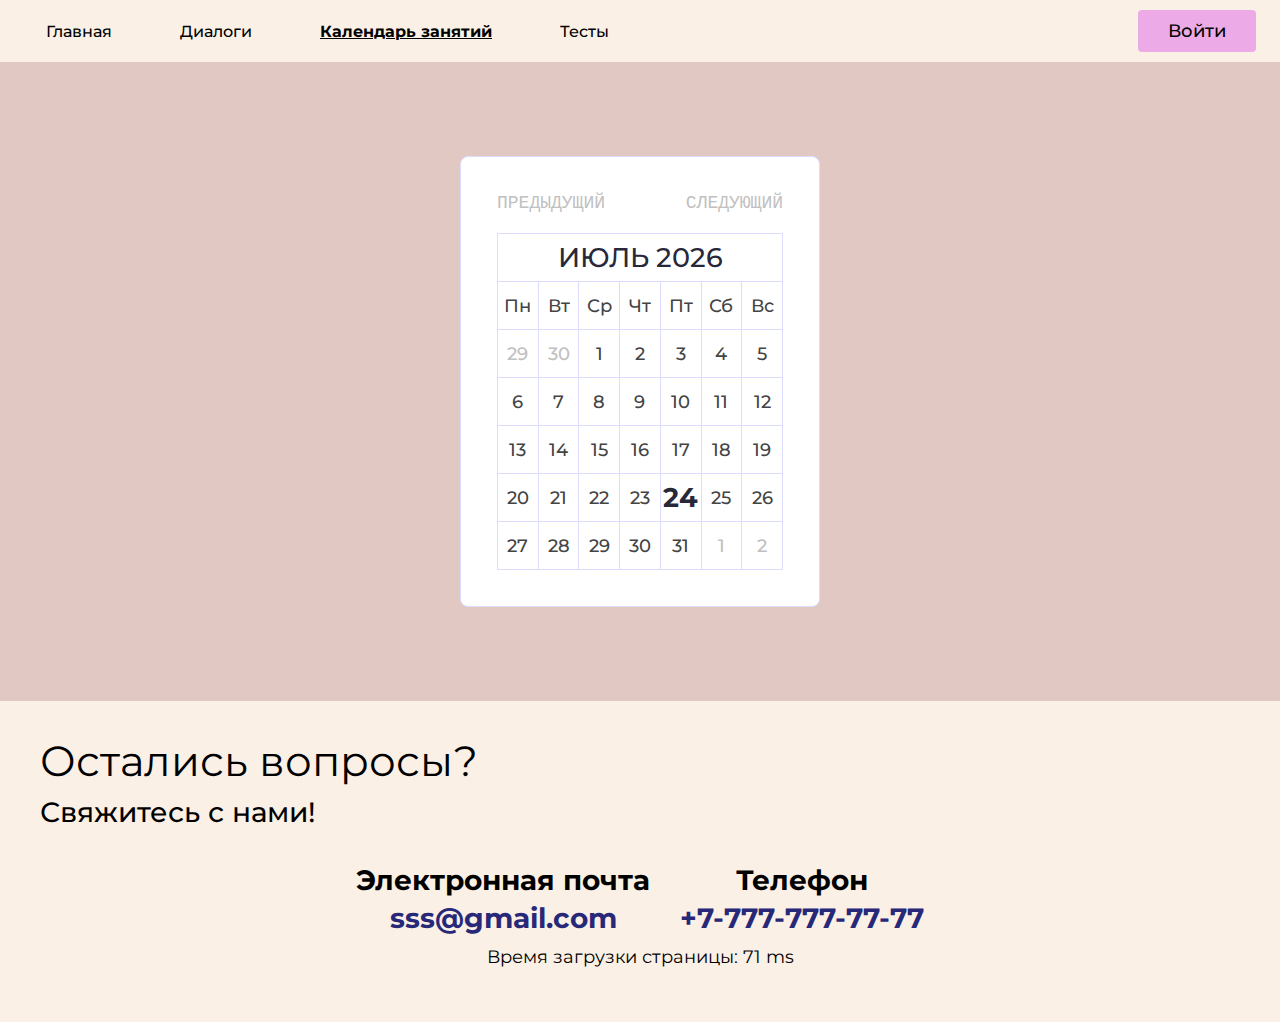
<file: calendar.html>
<!DOCTYPE html>
<html lang="ru">

<head>
	<meta charset="UTF-8">
	<meta name="keywords" content="репетитор препод преподавание учеба менторство образование онлайн">
	<meta name="description" content="?">
	<meta name="viewport" content="width=device-width, initial-scale=1.0">
	<link rel="stylesheet" href="https://fonts.googleapis.com/css2?family=Montserrat:ital,wght@0,400;0,500;0,600;0,700;1,400;1,500;1,600;1,700&display=swap&subset=cyrillic">
	<link href="style.css" rel="stylesheet">
	<link rel='stylesheet' href='https://maxcdn.bootstrapcdn.com/font-awesome/4.2.0/css/font-awesome.min.css'>
	<script defer src="scripts/padeLoadTime.js"></script>
	<script defer src="scripts/activePage.js"></script>
	<script defer src="scripts/preloader.js"></script>
	<script defer src="scripts/calendar.js"></script>
	<script defer src="scripts/menu.js"></script>
	<title>TutorMe</title>
</head>

<body>
	<header class="page-header">
		<div class="header__menu menu">
			<div class="menu__icon">
				<span></span>
				<span></span>
				<span></span>
			</div>
			<nav class="page-navigation menu__body">
				<ul class="page-list menu__list">
					<li class="menu__item">
						<a class="page-navigation-item-link menu__link" href="index.html">Главная</a>
					</li>
					<li class="menu__item">
						<a class="page-navigation-item-link menu__link" href="dialogues.html">Диалоги</a>
					</li>
					<li class="menu__item">
						<a class="page-navigation-item-link menu__link" href="calendar.html">Календарь занятий</a>
					</li>
					<li class="menu__item">
						<a class="page-navigation-item-link menu__link" href="tests.html">Тесты</a>
					</li>
				</ul>
			</nav>
		</div>
		<button class="auth-button" type="button">Войти</button>
	</header>
	<main>
		<section class="calendar-wrapper">
			<div class="calendar-container">
				<button class="calendar-prev" type="button">Предыдущий</button>
				<button class="calendar-next" type="button">Следующий</button>
				<div class="calendar"></div>
			</div>
		</section>
	</main>
	<footer class="page-footer">
		<h3 class="page-footer-title index-section-title">Остались вопросы?</h3>
		<p class="page-footer-paragraph">Свяжитесь с нами!</p>
		<div class="page-footer-description-box">
			<div class="page-footer-description-item">
				<div class="page-footer-description-name">Электронная почта</div>
				<a href="mailto:sss@gmail.com" class="page-footer-description-link">sss@gmail.com</a>
			</div>
			<div class="page-footer-description-item">
				<div class="page-footer-description-name">Телефон</div>
				<a href="tel:+77777777777" class="page-footer-description-link">+7-777-777-77-77</a>
			</div>
		</div>
		<div id="load-time">
			<h3 id="page-load-time"></h3>
		</div>
	</footer>
</body>

</html>
</file>
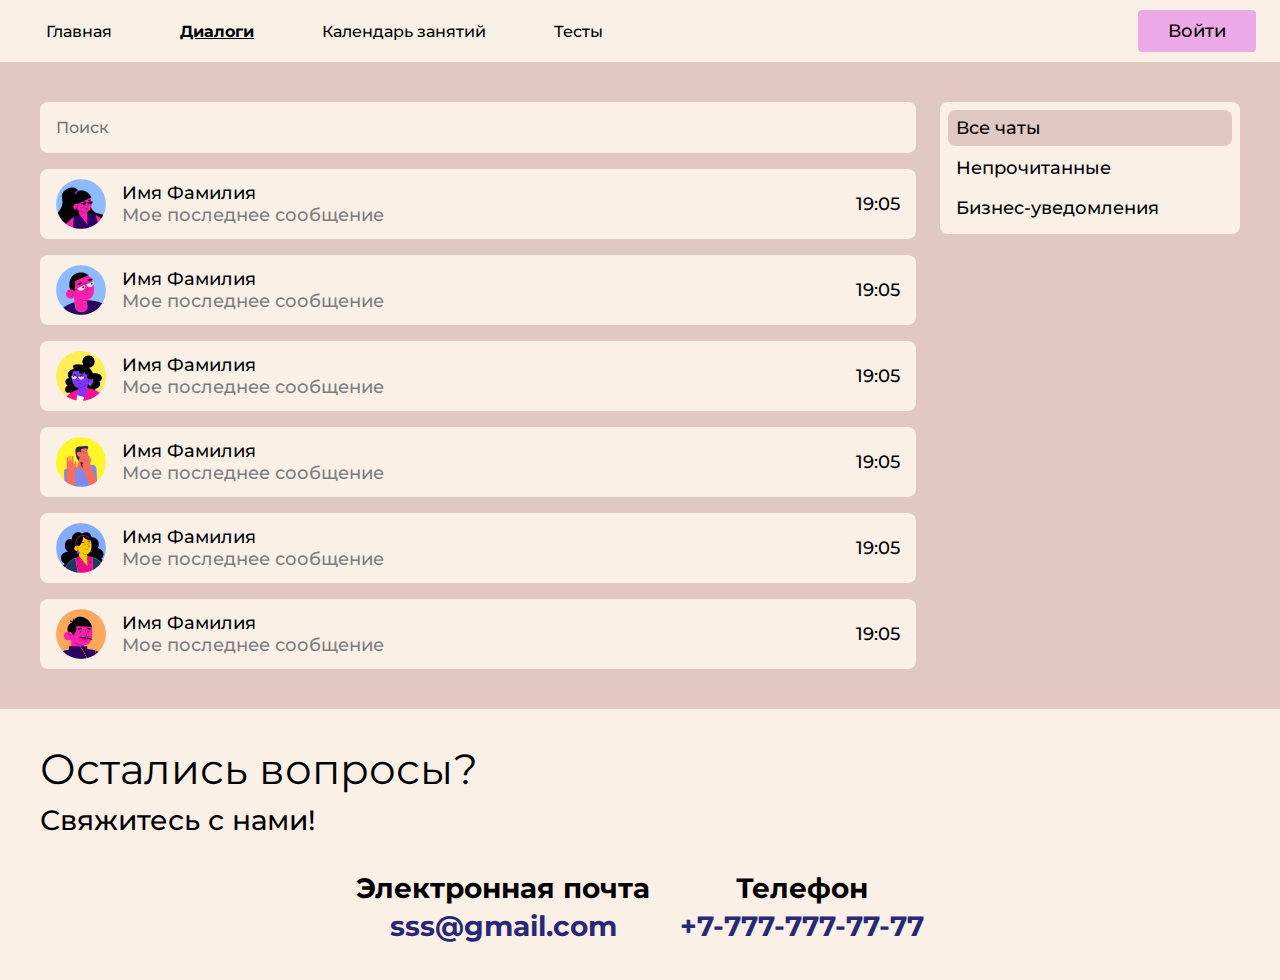
<file: dialogues.html>
<!DOCTYPE html>
<html lang="ru">

<head>
	<meta charset="UTF-8">
	<meta name="keywords" content="репетитор препод преподавание учеба менторство образование онлайн">
	<meta name="description" content="?">
	<meta name="viewport" content="width=device-width, initial-scale=1.0">
	<link rel="stylesheet" href="https://fonts.googleapis.com/css2?family=Montserrat:ital,wght@0,400;0,500;0,600;0,700;1,400;1,500;1,600;1,700&display=swap&subset=cyrillic">
	<link href="style.css" rel="stylesheet">
	<script defer src="scripts/activePage.js"></script>
	<script defer src="scripts/preloader.js"></script>
	<script defer src="scripts/menu.js"></script>
	<title>TutorMe</title>
</head>

<body>
	<header class="page-header">
		<div class="header__menu menu">
			<div class="menu__icon">
				<span></span>
				<span></span>
				<span></span>
			</div>
			<nav class="page-navigation menu__body">
				<ul class="page-list menu__list">
					<li class="menu__item">
						<a class="page-navigation-item-link menu__link" href="index.html">Главная</a>
					</li>
					<li class="menu__item">
						<a class="page-navigation-item-link menu__link" href="dialogues.html">Диалоги</a>
					</li>
					<li class="menu__item">
						<a class="page-navigation-item-link menu__link" href="calendar.html">Календарь занятий</a>
					</li>
					<li class="menu__item">
						<a class="page-navigation-item-link menu__link" href="tests.html">Тесты</a>
					</li>
				</ul>
			</nav>
		</div>
		<button class="auth-button" type="button">Войти</button>
	</header>
	<main>
		<section class="dialogues-wrapper">
			<div class="items-container">
				<input type="text" class="chats-search" placeholder="Поиск">
				<div class="chat">
					<img alt="avatar_1" src="assets/icons/vibrent_1.png" width="50" height="50">
					<div class="chat-info">
						<span>Имя Фамилия</span>
						<span class="last">Мое последнее сообщение</span>
					</div>
					<span class="chat-time">19:05</span>
				</div>
				<div class="chat">
					<img alt="avatar_1" src="assets/icons/vibrent_5.png" width="50" height="50">
					<div class="chat-info">
						<span>Имя Фамилия</span>
						<span class="last">Мое последнее сообщение</span>
					</div>
					<span class="chat-time">19:05</span>
				</div>
				<div class="chat">
					<img alt="avatar_1" src="assets/icons/vibrent_9.png" width="50" height="50">
					<div class="chat-info">
						<span>Имя Фамилия</span>
						<span class="last">Мое последнее сообщение</span>
					</div>
					<span class="chat-time">19:05</span>
				</div>
				<div class="chat">
					<img alt="avatar_1" src="assets/icons/vibrent_13.png" width="50" height="50">
					<div class="chat-info">
						<span>Имя Фамилия</span>
						<span class="last">Мое последнее сообщение</span>
					</div>
					<span class="chat-time">19:05</span>
				</div>
				<div class="chat">
					<img alt="avatar_1" src="assets/icons/vibrent_21.png" width="50" height="50">
					<div class="chat-info">
						<span>Имя Фамилия</span>
						<span class="last">Мое последнее сообщение</span>
					</div>
					<span class="chat-time">19:05</span>
				</div>
				<div class="chat">
					<img alt="avatar_1" src="assets/icons/vibrent_24.png" width="50" height="50">
					<div class="chat-info">
						<span>Имя Фамилия</span>
						<span class="last">Мое последнее сообщение</span>
					</div>
					<span class="chat-time">19:05</span>
				</div>
			</div>
			<div class="chats-sort">
				<span active>Все чаты</span>
				<span>Непрочитанные</span>
				<span>Бизнес-уведомления</span>
			</div>
		</section>
	</main>
	<footer class="page-footer">
		<h3 class="page-footer-title index-section-title">Остались вопросы?</h3>
		<p class="page-footer-paragraph">Свяжитесь с нами!</p>
		<div class="page-footer-description-box">
			<div class="page-footer-description-item">
				<div class="page-footer-description-name">Электронная почта</div>
				<a href="mailto:sss@gmail.com" class="page-footer-description-link">sss@gmail.com</a>
			</div>
			<div class="page-footer-description-item">
				<div class="page-footer-description-name">Телефон</div>
				<a href="tel:+77777777777" class="page-footer-description-link">+7-777-777-77-77</a>
			</div>
		</div>
	</footer>
</body>

</html>
</file>
<file: style.css>
@charset "UTF-8";

* {
  padding: 0;
  margin: 0;
  border: 0;
}

*,
*:before,
*:after {
  box-sizing: border-box;
}

nav,
footer,
header,
aside {
  display: block;
}

input::-webkit-outer-spin-button,
input::-webkit-inner-spin-button {
    -webkit-appearance: none;
    margin: 0;
}

html,
body {
  height: 100%;
  width: 100%;
  font-size: 100%;
  line-height: 1;
  -ms-text-size-adjust: 100%;
  -moz-text-size-adjust: 100%;
  -webkit-text-size-adjust: 100%;
}

input,
button,
textarea {
  font-family: inherit;
  font-size: inherit;
}

input::-ms-clear {
  display: none;
}

button {
  cursor: pointer;
  background-color: transparent;
}

button::-moz-focus-inner {
  padding: 0;
  border: 0;
}

a {
  color: inherit;
}

a,
a:visited {
  text-decoration: none;
}

a:hover {
  text-decoration: none;
}

ul li {
  list-style: none;
}

img {
  vertical-align: top;
}

h1,
h2,
h3,
h4,
h5,
h6 {
  font-size: inherit;
  font-weight: 400;
}

[hidden] {
  display: none;
}

* img {
  max-width: 100%;
  -o-object-fit: cover;
     object-fit: cover;
}

@media (prefers-reduced-motion: reduce) {
  *,
  *::before,
  *::after {
    animation-duration: 0.01ms !important;
    animation-iteration-count: 1 !important;
    scroll-behavior: auto !important;
    transition-duration: 0.01ms !important;
  }
}
/* Конец обнуления стилей */
* {
  font-family: Montserrat, monospace;
  font-weight: 500;
  font-size: 18px;
  padding: 0;
  margin: 0;
  box-sizing: border-box;
}

.page-list {
    display: flex;
    gap: 48px;
    list-style-type: none;
}

@media (max-width: 768px) {
  .page-list {
    flex-direction: column;
    align-items: center;
  }
  .page-list li a {
    font-size: 26px;
  }
}

.page-navigation {
  display: flex;
  align-items: center;
  width: 100%;
  justify-content: space-between;
  margin: 0;
  padding: 8px 16px;
}

.page-navigation-item-link {
    text-decoration: none;
    color: black;
    padding: 10px;
    font-size: 1rem;

    &:hover {
        color: #ecabe6;
    }

    &[active] {
        font-weight: 700;
        text-decoration: underline;
    }
}

.auth-button {
  padding: 10px 30px;
  background-color: #ecabe6;
  border: none;
  cursor: pointer;
  border-radius: 4px;
  margin-right: 4px;
}

.menu__icon {
  display: none;
}

@media (max-width: 768px) {
  .menu__icon {
    display: block;
    height: 18px;
    width: 30px;
    position: relative;
    cursor: pointer;
    z-index: 5;
  }

  .menu__icon span {
    transition: all 0.3s ease 0s;
    top: calc(50% - 1.5px);
    left: 0;
    position: absolute;
    width: 100%;
    height: 3px;
    background-color: #000;
    border-radius: 5px;
  }

  .menu__icon span:first-child {
    top: 0;
  }

  .menu__icon span:last-child {
    top: auto;
    bottom: 0;
  }

  .menu__icon._active span {
    transform: scale(0);
  }

  .menu__icon._active span:first-child {
    transform: rotate(-45deg);
    top: calc(50% - 1.5px);
  }

  .menu__icon._active span:last-child {
    transform: rotate(45deg);
    bottom: calc(50% - 1.5px);
  }
}

@media (max-width: 768px) {
  .menu__body {
    position: absolute;
    top: -100%;
    left: 0;
    right: 0;
    height: 100vh;
    display: flex;
    justify-content: center;
    align-items: center;
    background-color: #faf0e6;
    transition: top 0.2s;
  }

  ._active .menu__body {
    top: 0;
  }
}

.auth-button {
  padding: 10px 30px;
  background-color: #ecabe6;
  border: none;
  cursor: pointer;
  border-radius: 4px;
  margin-right: 4px;
}

.page-header {
  background-color: #faf0e6;
  display: flex;
  gap: 20px;
  align-items: center;
  justify-content: space-between;
  padding: 10px 20px;
}

.index-container {
  background-image: linear-gradient(to top, rgba(250, 240, 230, 0.4), rgba(250, 240, 230, 0.4)), url("https://img2.hocoos.com/cache/img-pack/1203/w-1920/h-720/ww-1920/wh-720/img-pack/1203/pexels-kampus-production-5940842.jpg");
  background-repeat: no-repeat;
  background-size: cover;
  display: flex;
  justify-content: center;
  align-items: center;
  min-height: 600px;
}

.index-title {
  font-size: 2.5rem;
  font-weight: bold;
  display: flex;
  min-width: 100px;
  justify-self: center;
  align-self: center;
  text-align: center;
  padding: 0 20px;
}

@media (max-width: 576px) {
  .index-title {
    font-size: 2rem;
  }
}

.index-relevance {
  padding: 40px 40px;
  background-color: #e1c8c2;
}

.index-relevance-paragraph {
  flex: 0 0 50%;
  display: flex;
  flex-direction: column;
  justify-content: space-between;
  align-items: center;
  height: 100%;
  gap: 20px;
  /* padding: 0 40px; */
}

.index-relevance-paragraph p {
  max-width: 80%;
  font-size: 1.2rem;
  color: rgb(57, 57, 57);
}

.index-relevance-paragraph strong {
  font-size: 1.2rem;
  font-weight: bold;
}

.index-relevance-paragraph img {
  max-width: 80%;
}

.index-relevance__box {
  display: flex;
  align-items: center;
  gap: 40px;
  justify-content: space-between;
}

@media (max-width: 768px) {
  .index-relevance__box {
    flex-direction: column;
    text-align: center;
  }
}

.index-section-title {
  font-size: 2.6rem;
  margin-bottom: 30px;
}

@media (max-width: 576px) {
  .index-section-title {
    font-size: 1.8rem;
  }
}

.index-features {
  padding: 40px 40px 100px 40px;
  background-color: #faf0e6;
}

.index-features-list {
  display: flex;
  align-items: center;
  justify-content: center;
  gap: 100px;
  margin-top: 100px;
  flex-wrap: wrap;
}

@media (max-width: 480px) {
  .index-features-list {
    gap: 150px;
  }
}

.index-features-item {
  display: flex;
  position: relative;
  justify-content: center;
  align-items: center;
}

.index-features-item p {
  position: relative;
  z-index: 2;
  max-width: 150px;
  font-size: 1rem;
  text-align: center;
}

.index-features-item span {
  font-size: 1rem;
  text-decoration: underline;
}

.index-features-item::after {
  content: "";
  display: block;
  position: absolute;
  z-index: 1;
  top: 50%;
  left: 50%;
  transform: translate(-50%, -50%);
  width: 200px;
  height: 200px;
  border-radius: 50%;
  background-color: #dff5b1;
}

#preloader {
    display: flex;
    z-index: 1000;
    align-items: center;
    justify-content: center;
    position: fixed;
    top: 0;
    left: 0;
    width: 100%;
    height: 100%;
    background: #ffffff;
}

#preloader.hide-preloader {
    display: none;
}

#load-time {
    margin: 16px;
}

.index-specializations {
  padding: 40px;
}

.index-specializations-list {
  display: grid;
  grid-template-columns: repeat(auto-fit, minmax(200px, 1fr));
  gap: 30px;
  justify-items: center;
  /*align-content: start;*/
  grid-auto-flow: row;
}

.index-specializations-list img {
  width: 100%;
  height: auto;
  border-radius: 25%;
}

.index-specializations-list :nth-child(odd) img {
  border: 3px solid #faf0e6;
}

.dialogues-wrapper {
  display: flex;
  padding: 40px 40px;
  background-color: #e1c8c2;
  justify-content: space-around;
  gap: 24px;
}

@media (max-width: 848px) {
  .dialogues-wrapper {
    flex-direction: column-reverse;
  }
}

@media (max-width: 480px) {
  .dialogues-wrapper {
    padding: 20px;
  }
}

.items-container {
  display: flex;
  flex-direction: column;
  gap: 16px;
  flex: 1 1 100%;
}

.chats-search {
  background-color: #faf0e6;
  border: 0;
  padding: 16px;
  font-size: 16px;
  border-radius: 8px;
}

.chats-sort {
  display: flex;
  flex-direction: column;
  gap: 4px;
  height: fit-content;
  font-size: 16px;
  border-radius: 8px;
  padding: 8px;
  background-color: #faf0e6;
  min-width: 300px;
}

.chats-sort span {
  display: flex;
  align-items: center;
  height: 36px;
  align-content: center;
  border-radius: 8px;
  padding: 8px;
}

.chats-sort span:hover {
  cursor: pointer;
  background-color: #e1c8c2;
}

.chats-sort span[active] {
  background-color: #e1c8c2;
}

@media (max-width: 848px) {
  .chats-sort {
    align-self: stretch;
  }
}

.chat {
  display: flex;
  align-items: center;
  gap: 16px;
  width: 100%;
  height: 70px;
  background-color: #faf0e6;
  border-radius: 8px;
  padding: 8px 16px;
}
.chat img {
  border-radius: 50%;
  width: 50px;
  height: 50px;
}

@media (max-width: 576px) {
  .chat img {
    width: 40px;
    height: 40px;
  }
}

@media (max-width: 576px) {
  .chat {
    padding: 8px;
    gap: 8px;
  }
}

.chat:hover {
  cursor: pointer;
}

.chat-info {
  display: flex;
  flex-direction: column;
  gap: 4px;
}

.chat-info span {
  white-space: nowrap;
  overflow: hidden;
  text-overflow: ellipsis;
}

.chat-info span.last {
  white-space: wrap;
  color: #7e7e7e;
}

@media (max-width: 576px) {
  .chat-info span {
    font-size: 14px;
  }
}

.chat-time {
  margin-left: auto;
  align-self: center;
}

@media (max-width: 576px) {
  .chat-time {
    font-size: 14px;
  }
}

.tests-wrapper {
  display: flex;
  flex-direction: column;
  min-height: 399px;
  padding: 40px 40px;
  background-color: #e1c8c2;
}

.tests-container {
  align-self: center;
  width: 90%;
}

.create-test-form {
  display: flex;
  align-items: center;
  justify-content: space-between;
  height: 100px;
  gap: 28px;
  background-color: #faf0e6;
  padding: 16px;
  border-radius: 8px;
  margin-bottom: 28px;

  .test-input {
    display: flex;
    flex-direction: column;
    text-align: center;
    align-items: center;
    gap: 8px;

    > label {
      font-size: 14px;
    }

    > input {
      text-align: center;
      margin: 0 auto;
      background: transparent;
      font-size: 13px;
      border: 1px solid #ecabe6;

      &[type='number'] {
        width: 50px;
      }

      &[type='text'] {
        width: 200px;
      }
    }
  }

  :last-child {
    display: flex;
    flex-direction: column;
    align-items: center;
    gap: 8px;

    .checkbox-button {
      display: flex;
      flex-direction: row;
      justify-content: center;
      align-items: center;
      gap: 4px;

      > label {
        font-size: 12px;
      }
    }
  }
}

.create-test {
  border-radius: 8px;
  border: 0;
  vertical-align: middle;
  cursor: pointer;
  font-size: 14px;
  font-weight: 600;
  width: 180px;
  background-color: #faf0e6;
}

.test {
  display: flex;
  position: relative;
  align-items: center;
  justify-content: space-between;
  min-height: 56px;
  padding: 8px 16px 8px 32px;
  background: #faf0e6;
  border-radius: 8px;

  & a {
    flex-basis: 220px;
    word-break: break-word;
    text-decoration: none;
    font-size: 13px;
    color: #000000;
    font-weight: 600;
  }

  .save-icon {
    position: absolute;
    top: 30%;
    left: 0;
  }

  > button {
    background: transparent;
    border: 0;
    margin-left: 16px;
    font-size: 13px;

    &:hover {
      cursor: pointer;
    }
  }

  > span {
    font-size: 13px;
  }
}

@media (max-width: 480px) {
  .test a {
    font-size: 1rem;
  }
}

@media (max-width: 480px) {
  .test span {
    font-size: 0.9rem;
  }
}

@media (max-width: 768px) {
  .test {
    padding: 16px;
    justify-content: center;
    text-align: center;
  }
}

.calendar-wrapper {
  padding: 40px 40px;
  background-color: #e1c8c2;
}

@media (max-width: 576px) {
  .calendar-wrapper {
    padding: 20px;
  }
}

.calendar-container {
  width: 360px;
  margin: 3em auto;
  padding: 2em;
  border: 1px solid #dcdcff;
  border-radius: 8px;
  background: #ffffff;
}

.calendar-container table {
  clear: both;
  width: 100%;
  border: 1px solid #dcdcff;
  border-radius: 3px;
  border-collapse: collapse;
  color: #444;
}

.calendar-container td {
  height: 48px;
  text-align: center;
  vertical-align: middle;
  border-right: 1px solid #dcdcff;
  border-top: 1px solid #dcdcff;
  width: 14.28571429%;
}

.calendar-container td.not-current {
  color: #c0c0c0;
}

.calendar-container td.today {
  font-weight: 700;
  color: #28283b;
  font-size: 1.5em;
}

.calendar-container thead td {
  border: none;
  color: #28283b;
  text-transform: uppercase;
  font-size: 1.5em;
}

@media (max-width: 384px) {
  .calendar-container {
    width: 100%;
  }
}

.calendar-prev {
  float: left;
  margin-bottom: 20px;
  content: "\f104";
  font-family: FontAwesome, monospace;
  padding-right: 4px;
}

.calendar-next {
  float: right;
  margin-bottom: 20px;
  content: "\f105";
  font-family: FontAwesome, monospace;
  padding-left: 4px;
}

.calendar-prev,
.calendar-next {
  border: 0;
  background: transparent;
  border: none;
  outline: none;
  font-size: 1em;
  color: #c0c0c0;
  cursor: pointer;
  text-transform: uppercase;
  transition: all 0.3s ease;
}

.calendar-prev:hover,
.calendar-next:hover {
  color: #28283b;
  font-weight: 700;
}

.page-footer {
  padding: 40px;
  background-color: #faf0e6;
}

@media (max-width: 576px) {
  .page-footer-title {
    text-align: center;
    font-size: 1.5rem;
  }
}

.page-footer-paragraph {
  margin-top: -15px;
  font-size: 28px;
  margin-bottom: 40px;
}

@media (max-width: 576px) {
  .page-footer-paragraph {
    text-align: center;
    font-size: 1.3rem;
  }
}

.page-footer-description-box {
  display: flex;
  justify-content: center;
  align-items: center;
  gap: 30px;
}

@media (max-width: 768px) {
  .page-footer-description-box {
    flex-direction: column;
  }
}

.page-footer-description-item {
  display: flex;
  flex-direction: column;
  align-items: center;
  justify-content: center;
}

.page-footer-description-name {
  font-size: 1.75rem;
  font-weight: bold;
  text-align: center;
  margin-bottom: 10px;
}

@media (max-width: 576px) {
  .page-footer-description-name {
    font-size: 1.3rem;
  }
}

.page-footer-description-link {
  font-size: 1.75rem;
  font-weight: bold;
  text-align: center;
  color: rgb(40, 40, 120);
}

@media (max-width: 576px) {
  .page-footer-description-link {
    font-size: 1.2rem;
  }
}
</file>
